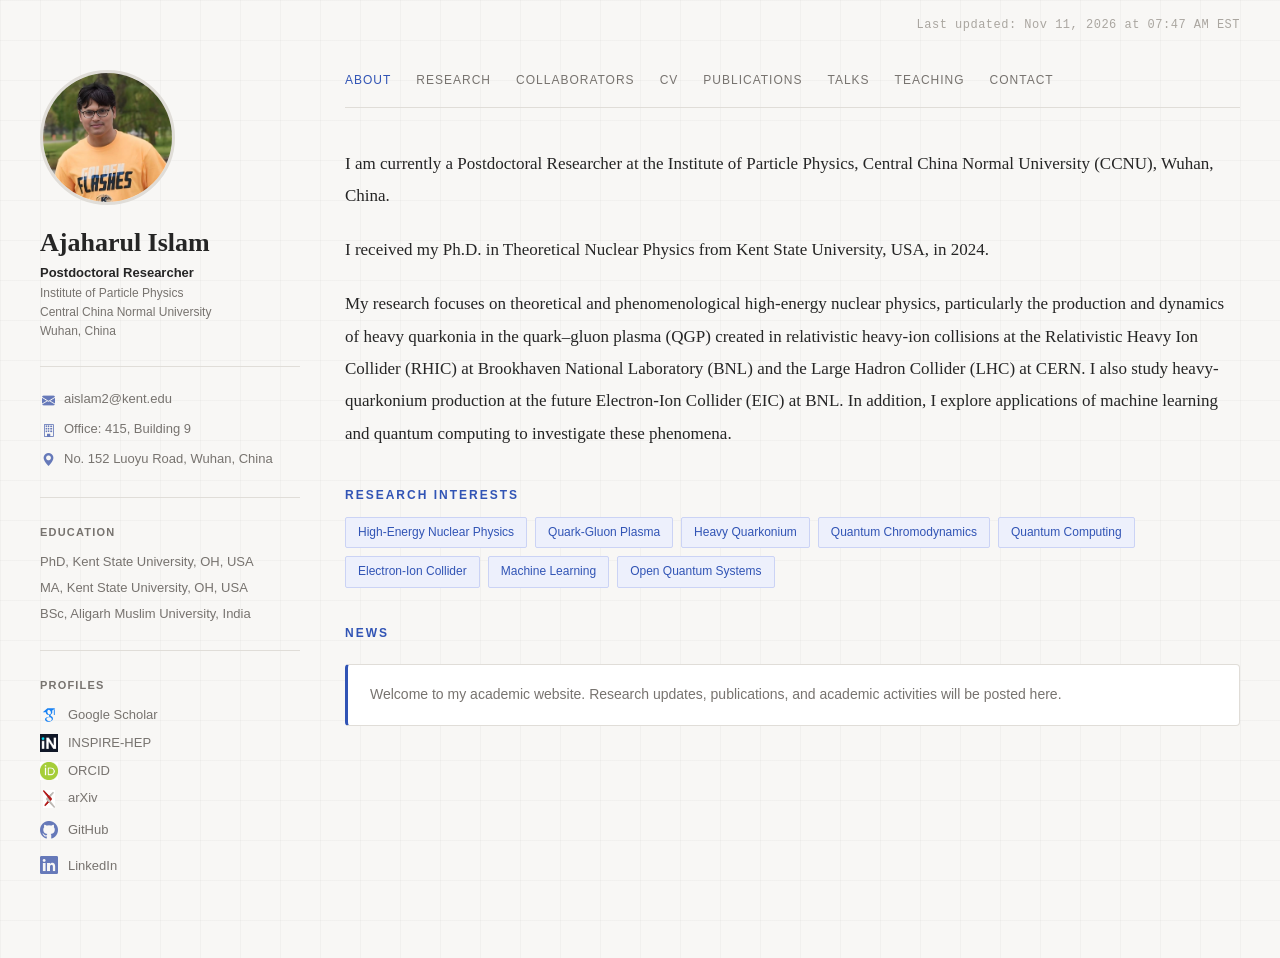
<file: index.html>
<!DOCTYPE html>
<html lang="en">

<!-- ==========================================================
     BEGIN: HEAD
     ========================================================== -->

<head>
    <meta charset="UTF-8">
    <meta name="viewport"
          content="width=device-width, initial-scale=1.0">

    <title>Ajaharul Islam | High-Energy Nuclear Physics</title>

    <meta name="description"
          content="Official academic website of Ajaharul Islam, Ph.D., a theoretical nuclear physicist.">

    <link rel="stylesheet" href="style.css">

    <!-- Bootstrap Icons -->
    <link rel="stylesheet"
          href="https://cdn.jsdelivr.net/npm/bootstrap-icons@1.11.3/font/bootstrap-icons.min.css">
</head>

<!-- ==========================================================
     END: HEAD
     ========================================================== -->


<body>

    <!-- ======================================================
         BEGIN: AUTOMATIC LAST UPDATED DATE
         ====================================================== -->

    <div class="last-updated" id="last-updated">
        Last updated: –
    </div>

    <!-- ======================================================
         END: AUTOMATIC LAST UPDATED DATE
         ====================================================== -->


    <!-- ======================================================
         BEGIN: MAIN WEBSITE CONTAINER
         ====================================================== -->

    <div class="container">


        <!-- ==================================================
             BEGIN: LEFT SIDEBAR
             ================================================== -->

        <aside class="sidebar">


            <!-- ==============================================
                 BEGIN: PROFILE INFORMATION
                 ============================================== -->

            <img src="assets/profile.jpg"
                 alt="Ajaharul Islam"
                 class="profile-photo">

            <h1>Ajaharul Islam</h1>

            <div class="position">
                Postdoctoral Researcher
            </div>

            <div class="institution">
                Institute of Particle Physics<br>
                Central China Normal University<br>
                Wuhan, China
            </div>

            <!-- ==============================================
                 END: PROFILE INFORMATION
                 ============================================== -->


            <!-- ==============================================
                 BEGIN: CONTACT INFORMATION
                 ============================================== -->

            <div class="sidebar-section contact-info">

                <div class="sidebar-item">
                    <i class="bi bi-envelope-fill"></i>
                    <a href="mailto:aislam2@kent.edu">
                        aislam2@kent.edu
                    </a>
                </div>

                <div class="sidebar-item">
                    <i class="bi bi-building"></i>
                    <span>Office: 415, Building 9</span>
                </div>

                <div class="sidebar-item">
                    <i class="bi bi-geo-alt-fill"></i>
                    <span>No. 152 Luoyu Road, Wuhan, China</span>
                </div>

            </div>

            <!-- ==============================================
                 END: CONTACT INFORMATION
                 ============================================== -->


            <!-- ==============================================
                 BEGIN: EDUCATION
                 ============================================== -->

            <div class="sidebar-section education-section">

                <h3>Education</h3>

                <div class="education-item">
                    PhD, Kent State University, OH, USA
                </div>

                <div class="education-item">
                    MA, Kent State University, OH, USA
                </div>

                <div class="education-item">
                    BSc, Aligarh Muslim University, India
                </div>

            </div>

            <!-- ==============================================
                 END: EDUCATION
                 ============================================== -->


            <!-- ==============================================
                 BEGIN: ACADEMIC PROFILES
                 ============================================== -->

            <div class="sidebar-section">

                <h3>Profiles</h3>

                <a class="sidebar-item"
                   href="https://scholar.google.com/citations?hl=en&amp;user=U4PiHM4AAAAJ"
                   target="_blank"
                   rel="noopener noreferrer">
                    <img src="assets/icons/google-scholar.svg"
                         class="profile-icon"
                         alt="">
                    Google Scholar
                </a>

                <a class="sidebar-item"
                   href="https://inspirehep.net/authors/1737886"
                   target="_blank"
                   rel="noopener noreferrer">
                    <img src="assets/icons/inspire.jpg"
                         class="profile-icon"
                         alt="">
                    INSPIRE-HEP
                </a>

                <a class="sidebar-item"
                   href="https://orcid.org/0000-0001-8174-907X"
                   target="_blank"
                   rel="noopener noreferrer">
                    <img src="assets/icons/orcid.png"
                         class="profile-icon"
                         alt="">
                    ORCID
                </a>

                <a class="sidebar-item"
                   href="https://arxiv.org/a/islam_a_3.html"
                   target="_blank"
                   rel="noopener noreferrer">
                    <img src="assets/icons/arxiv.png"
                         class="profile-icon"
                         alt="">
                    arXiv
                </a>

                <a class="sidebar-item"
                   href="https://github.com/ajaharulislam"
                   target="_blank"
                   rel="noopener noreferrer">
                    <i class="bi bi-github"></i>
                    GitHub
                </a>

                <a class="sidebar-item"
                   href="https://www.linkedin.com/in/ajaharul-islam-69483310a"
                   target="_blank"
                   rel="noopener noreferrer">
                    <i class="bi bi-linkedin"></i>
                    LinkedIn
                </a>

            </div>

            <!-- ==============================================
                 END: ACADEMIC PROFILES
                 ============================================== -->


        </aside>

        <!-- ==================================================
             END: LEFT SIDEBAR
             ================================================== -->


        <!-- ==================================================
             BEGIN: MAIN CONTENT
             ================================================== -->

        <main class="content">


            <!-- ==============================================
                 BEGIN: NAVIGATION MENU
                 ============================================== -->

            <nav>
                <a href="#about" class="active">About</a>
                <a href="#research">Research</a>
                <a href="#collaborators">Collaborators</a>
                <a href="#cv">CV</a>
                <a href="#publications">Publications</a>
                <a href="#talks">Talks</a>
                <a href="#teaching">Teaching</a>
                <a href="#contact">Contact</a>
            </nav>

            <!-- ==============================================
                 END: NAVIGATION MENU
                 ============================================== -->


            <!-- ==============================================
                 BEGIN: DYNAMIC TAB CONTENT
                 ============================================== -->

            <section id="about"
                     data-page="tabs/about.html">
            </section>

            <section id="research"
                     data-page="tabs/research.html">
            </section>

             <section id="collaborators"
                     data-page="tabs/collaborators.html">
            </section>

            <section id="publications"
                     data-page="tabs/publications.html">
            </section>

            <section id="cv"
                     data-page="tabs/cv.html">
            </section>

            <section id="talks"
                     data-page="tabs/talks.html">
            </section>

            <section id="teaching"
                     data-page="tabs/teaching.html">
            </section>

            <section id="contact"
                     data-page="tabs/contact.html">
            </section>

            <!-- ==============================================
                 END: DYNAMIC TAB CONTENT
                 ============================================== -->


        </main>

        <!-- ==================================================
             END: MAIN CONTENT
             ================================================== -->


    </div>

    <!-- ======================================================
         END: MAIN WEBSITE CONTAINER
         ====================================================== -->


    <!-- ======================================================
         BEGIN: JAVASCRIPT
         ====================================================== -->

    <script src="script.js"></script>

    <!-- Automatic last updated timestamp -->
    <script>
        fetch("last-updated.txt")
            .then(response => {
                if (!response.ok) {
                    throw new Error("Date file unavailable");
                }
                return response.text();
            })
            .then(text => {
                document.getElementById("last-updated").textContent =
                    text.trim();
            })
            .catch(error => {
                console.error("Unable to load update date:", error);
            });
    </script>

    <!-- ======================================================
         END: JAVASCRIPT
         ====================================================== -->

</body>
</html>
</file>
<file: style.css>
/* ============================================================
   AJAHARUL ISLAM — ACADEMIC WEBSITE
   Main Stylesheet
   ============================================================ */

/* ============================================================
   1. THEME COLORS
   ============================================================ */

:root {
    --primary: #3154b5;
    --text: #252525;
    --muted: #77736f;
    --background: #f8f7f5;
    --border: #e0ddd8;
    --icon-color: #6679b9;
}

/* ============================================================
   2. GLOBAL STYLES
   ============================================================ */

* {
    box-sizing: border-box;
}

html {
    scroll-behavior: smooth;
}

body {
    margin: 0;
    color: var(--text);
    font-family: Georgia, "Times New Roman", serif;
    line-height: 1.8;

    /* Subtle grid background */
    background-color: var(--background);
    background-image:
        linear-gradient(
            rgba(100, 100, 100, 0.045) 1px,
            transparent 1px
        ),
        linear-gradient(
            90deg,
            rgba(100, 100, 100, 0.045) 1px,
            transparent 1px
        );
    background-size: 40px 40px;
}

/* ============================================================
   3. MAIN TWO-COLUMN LAYOUT
   ============================================================ */

.container {
    max-width: 1250px;
    margin: 70px auto;
    padding: 0 25px;

    display: grid;
    grid-template-columns: 260px minmax(0, 1fr);
    gap: 45px;
}

/* ============================================================
   4. PROFILE SIDEBAR
   ============================================================ */

.sidebar {
    font-family: Arial, sans-serif;
    font-size: 13px;
    line-height: 1.6;
    position: sticky;
    top: 22px;
    align-self: start;
    max-height: calc(100vh - 44px);
    overflow-y: auto;
    scrollbar-width: thin;
}

/* Profile photograph */
.profile-photo {
    display: block;
    width: 135px;
    height: 135px;
    object-fit: cover;
    border-radius: 50%;
    border: 3px solid var(--border);
    margin-bottom: 15px;
}

/* Name */
.sidebar h1 {
    font-family: Georgia, serif;
    font-size: 26px;
    line-height: 1.2;
    margin-bottom: 5px;
}

/* Academic position */
.position {
    font-size: 13px;
    font-weight: bold;
}

/* Institution */
.institution {
    font-size: 12px;
    color: var(--muted);
    line-height: 1.6;
}

/* General sidebar sections */
.sidebar-section {
    border-top: 1px solid var(--border);
    margin-top: 25px;
    padding-top: 15px;
}

.sidebar-section h3 {
    font-family: Arial, sans-serif;
    font-size: 11px;
    font-weight: 600;
    color: var(--muted);
    letter-spacing: 1.2px;
    text-transform: uppercase;
}

.sidebar a {
    display: block;
    font-size: 12px;
    color: var(--muted);
    text-decoration: none;
    margin: 7px 0;
    transition: color 0.2s ease;
}

.sidebar a:hover {
    color: var(--primary);
}

/* ============================================================
   5. SIDEBAR CONTACT INFORMATION
   ============================================================ */

.contact-info .sidebar-item {
    display: flex;
    align-items: flex-start;
    gap: 8px;
    margin: 7px 0;
    font-size: 13px;
    line-height: 1.6;
    color: var(--muted);
    font-weight: 400;
}

.contact-info .sidebar-item i {
    color: var(--icon-color);
    font-size: 13px;
    width: 16px;
    text-align: center;
    flex-shrink: 0;
    margin-top: 2px;
}

.contact-info .sidebar-item a {
    display: inline;
    font-size: 13px;
    font-weight: 400;
    margin: 0;
    overflow-wrap: anywhere;
}

.contact-info .sidebar-item span {
    color: var(--muted);
    font-weight: 400;
}

/* ============================================================
   6. SIDEBAR EDUCATION
   ============================================================ */

.education-section .education-item {
    font-size: 13px;
    color: var(--muted);
    line-height: 1.6;
    margin-bottom: 5px;
}

.education-section .education-item:last-child {
    margin-bottom: 0;
}

.education-section h3 i {
    color: var(--icon-color);
    font-size: 12px;
    margin-right: 5px;
}

/* ============================================================
   7. SIDEBAR ACADEMIC PROFILES
   ============================================================ */

.sidebar-section a.sidebar-item {
    display: flex;
    align-items: center;
    gap: 10px;
    font-size: 13px;
    margin: 7px 0;
}

/* Uploaded Google Scholar, INSPIRE-HEP, ORCID, arXiv images */
.profile-icon {
    width: 18px;
    height: 18px;
    object-fit: contain;
    flex-shrink: 0;
}

/* Bootstrap Icons for GitHub and LinkedIn */
.sidebar-section a.sidebar-item i {
    color: var(--icon-color);
    width: 18px;
    font-size: 18px;
    text-align: center;
    flex-shrink: 0;
}

.sidebar-section a.sidebar-item:hover,
.sidebar-section a.sidebar-item:hover i {
    color: var(--primary);
}

/* ============================================================
   8. MAIN NAVIGATION
   ============================================================ */

nav {
    display: flex;
    flex-wrap: wrap;
    gap: 25px;
    border-bottom: 1px solid var(--border);
    padding-bottom: 15px;
    margin-bottom: 40px;
    font-family: Arial, sans-serif;
}

nav a {
    color: var(--muted);
    text-decoration: none;
    text-transform: uppercase;
    letter-spacing: 1px;
    font-size: 12px;
    transition: color 0.2s ease;
}

nav a:hover,
nav a.active {
    color: var(--primary);
}

/* ============================================================
   9. MAIN CONTENT AND LOADED TABS
   ============================================================ */

.content {
    min-width: 0;
}

.content p {
    font-size: 17px;
    line-height: 1.9;
    margin-bottom: 22px;
}

.section-title {
    font-family: Arial, sans-serif;
    font-size: 12px;
    letter-spacing: 2px;
    color: var(--primary);
    text-transform: uppercase;
    margin-top: 35px;
}

/* Tab content is injected into sections in index.html.
   Keep its typography and layout consistent with the site. */
.content section {
    min-width: 0;
}

.content section img {
    max-width: 100%;
    height: auto;
}

.content section a {
    overflow-wrap: anywhere;
}

/* ============================================================
   10. RESEARCH INTEREST TAGS
   ============================================================ */

.tags {
    display: flex;
    flex-wrap: wrap;
    gap: 8px;
}

.tag {
    font-family: Arial, sans-serif;
    font-size: 12px;
    color: var(--primary);
    background: #edf0fc;
    border: 1px solid #cbd3f5;
    padding: 4px 12px;
    border-radius: 2px;
}

/* ============================================================
   11. NEWS CARDS
   ============================================================ */

.news-card {
    background: white;
    border: 1px solid var(--border);
    border-left: 3px solid var(--primary);
    border-radius: 4px;
    padding: 18px 22px;
    margin-top: 20px;
    font-family: Arial, sans-serif;
}

.news-card p {
    font-size: 14px;
    line-height: 1.7;
    color: var(--muted);
    margin: 0;
}

/* ============================================================
   12. AUTOMATIC LAST-UPDATED TIMESTAMP
   ============================================================ */

.last-updated {
    position: absolute;
    top: 15px;
    right: max(25px, calc((100% - 1250px) / 2 + 25px));
    font-family: monospace;
    font-size: 12px;
    letter-spacing: 0.5px;
    color: #aaa6a0;
    text-align: right;
}


/* ============================================================
   13. RESEARCH PAGE — OVERVIEW AND SECTION HEADINGS
   ============================================================ */

.research-page {
    min-width: 0;
    width: 100%;
}

.research-overview {
    margin-bottom: 45px;
}

.research-overview h2 {
    margin: 0 0 18px;
    font-size: 23px;
    line-height: 1.35;
}

.research-page p {
    font-size: 15px;
    line-height: 1.8;
    margin: 0 0 16px;
}

.research-item {
    padding: 30px 0 36px;
    border-top: 1px solid var(--border);
}

.research-item h3 {
    font-family: Georgia, "Times New Roman", serif;
    font-size: 20px;
    line-height: 1.4;
    margin: 0 0 22px;
}

.research-number {
    font-family: Arial, sans-serif;
    color: var(--primary);
    font-size: 12px;
    font-weight: 700;
    letter-spacing: 1.2px;
    margin-right: 10px;
}

/* ============================================================
   14. RESEARCH PAGE — FIGURE / TEXT / FIGURE LAYOUT
   ============================================================ */

.research-three-column {
    display: grid;
    grid-template-columns: minmax(0, 0.9fr) minmax(0, 1.2fr) minmax(0, 0.9fr);
    gap: 18px;
    align-items: start;
}

.research-three-column > * {
    min-width: 0;
}

.research-figure,
.research-overview-figure,
.research-bottom-figure {
    margin: 0;
    min-width: 0;
}

.research-figure img,
.research-overview-figure img,
.research-bottom-figure img {
    display: block;
    width: 100%;
    height: auto;
    object-fit: contain;
    background: #fff;
    border: 1px solid var(--border);
    border-radius: 3px;
}

.research-figure figcaption,
.research-overview-figure figcaption,
.research-bottom-figure figcaption {
    margin-top: 9px;
    font-family: Arial, sans-serif;
    font-size: 11px;
    line-height: 1.55;
    color: var(--muted);
    overflow-wrap: anywhere;
}

.research-figure-source a {
    color: var(--primary);
    text-decoration: none;
}

.research-figure-source a:hover {
    text-decoration: underline;
}

.research-description p {
    margin-top: 0;
    font-size: 14px;
    line-height: 1.8;
}

.research-keywords {
    display: flex;
    flex-wrap: wrap;
    gap: 6px;
    margin-top: 14px;
}

.research-keywords span {
    display: inline-block;
    font-family: Arial, sans-serif;
    font-size: 10px;
    line-height: 1.5;
    color: var(--primary);
    background: #edf0fc;
    border: 1px solid #cbd3f5;
    border-radius: 2px;
    padding: 3px 7px;
}

/* Overview: one large image below the introductory paragraphs. */
.research-overview-figure {
    max-width: 650px;
    margin: 24px auto 0;
}

/* Section 02: one image below the text. */
.research-bottom-figure {
    max-width: 650px;
    margin: 22px auto 0;
}

/* ============================================================
   15. RESEARCH PAGE — RESPONSIVE BREAKPOINTS
   ============================================================ */

@media (max-width: 1150px) {
    .research-three-column {
        grid-template-columns: repeat(2, minmax(0, 1fr));
        gap: 20px;
    }

    .research-three-column .research-description {
        grid-column: 1 / -1;
        grid-row: 1;
    }
}

@media (max-width: 650px) {
    .research-three-column {
        grid-template-columns: 1fr;
        gap: 18px;
    }

    .research-three-column .research-description {
        grid-column: auto;
        grid-row: auto;
    }

    .research-overview h2 {
        font-size: 21px;
    }

    .research-item h3 {
        font-size: 18px;
    }

    .research-page p,
    .research-description p {
        font-size: 15px;
    }
}

/* ============================================================
   16. RESPONSIVE DESIGN
   ============================================================ */

/* Tablets and smaller screens */
@media (max-width: 800px) {
    .container {
        grid-template-columns: 1fr;
        gap: 30px;
        margin: 25px auto;
    }

    .sidebar {
        position: static;
        max-height: none;
        overflow-y: visible;
        text-align: center;
    }

    .profile-photo {
        display: block;
        margin-left: auto;
        margin-right: auto;
    }

    .contact-info .sidebar-item,
    .sidebar-section a.sidebar-item {
        text-align: left;
    }

    nav {
        justify-content: center;
        gap: 15px;
    }

    .content p {
        font-size: 16px;
    }

    .last-updated {
        position: static;
        text-align: center;
        margin: 12px 15px;
        font-size: 11px;
    }
}

/* Small mobile screens */
@media (max-width: 480px) {
    .container {
        padding: 0 18px;
    }

    .sidebar h1 {
        font-size: 25px;
    }

    nav {
        gap: 12px;
    }

    nav a {
        font-size: 11px;
    }

    .content p {
        font-size: 15px;
    }

    .tag {
        font-size: 11px;
    }
}
</file>
